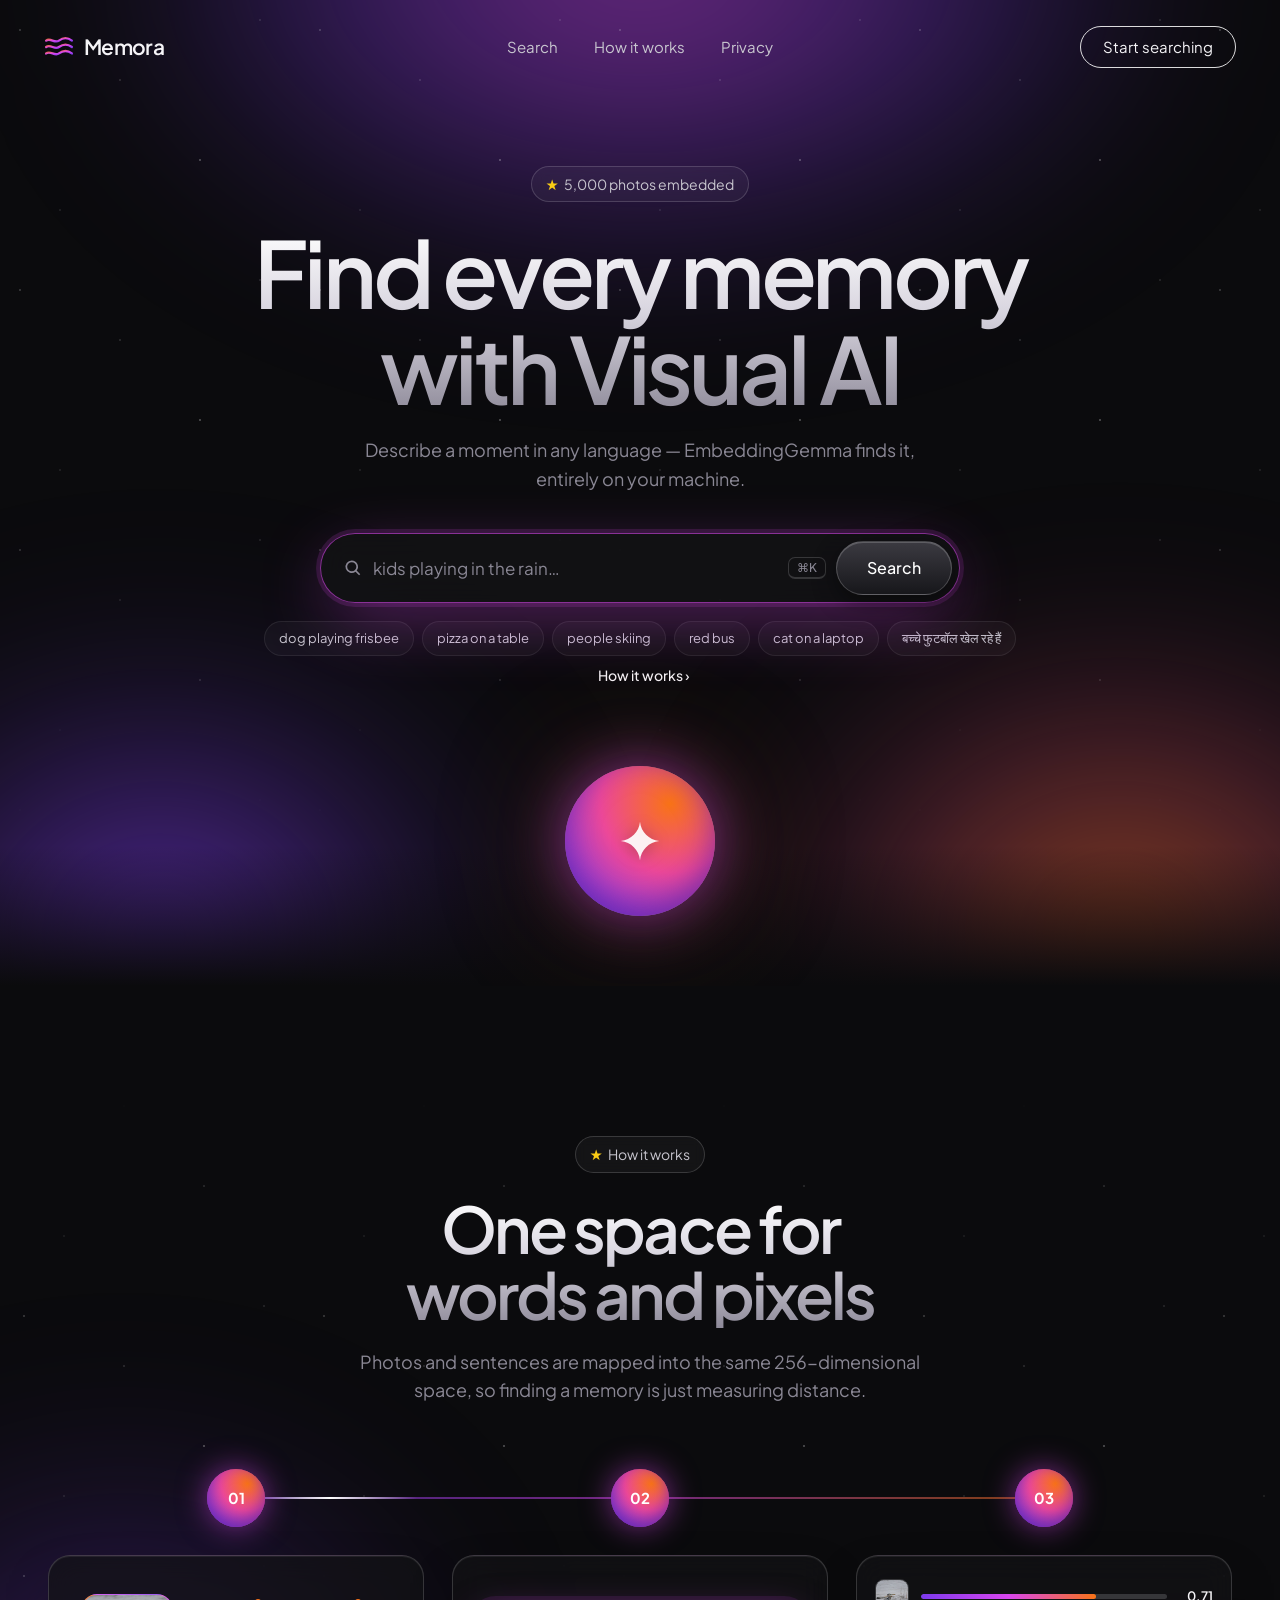
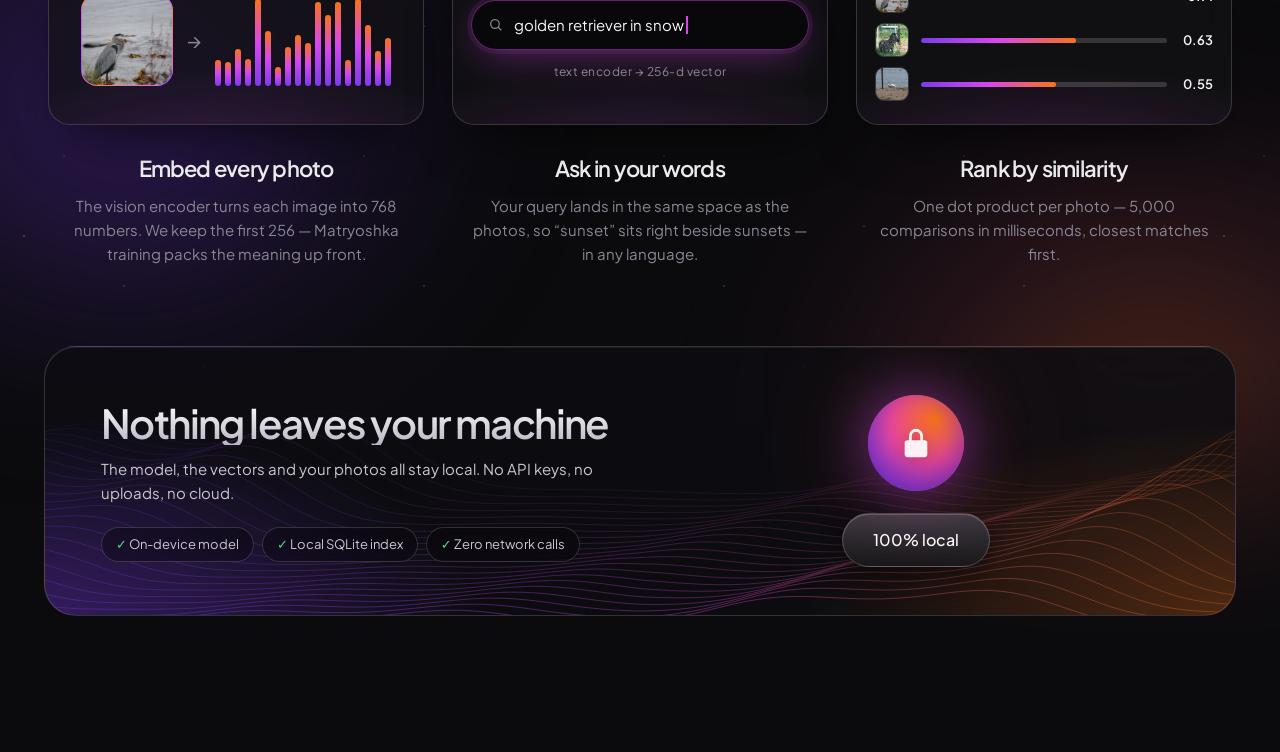
<file: portfolio/prototype/index.html>
<!doctype html>
<html lang="en">
<head>
  <meta charset="utf-8">
  <meta name="viewport" content="width=device-width, initial-scale=1">
  <title>Memora</title>
  <link rel="preconnect" href="https://fonts.googleapis.com">
  <link rel="preconnect" href="https://fonts.gstatic.com" crossorigin>
  <link href="https://fonts.googleapis.com/css2?family=Plus+Jakarta+Sans:wght@400;500;600;700&display=swap" rel="stylesheet">
  <link rel="stylesheet" href="assets/style.css">
  
  <script src="assets/waves.js" defer></script>
</head>
<body class="">
  
<section class="stage">
  <div class="stage-fx" aria-hidden="true">
  <div class="glow glow-top"></div>
  <div class="glow glow-left"></div>
  <div class="glow glow-right"></div>
  <div class="stars"></div>
  <canvas class="waves"></canvas>
</div>

  <nav class="nav">
    <a href="index.html" class="brand"><svg class="logo" width="30" height="26" viewBox="0 0 28 24" aria-hidden="true" fill="none" stroke-width="2.2" stroke-linecap="round">
  <defs>
    <linearGradient id="logo-grad" x1="0" y1="0" x2="1" y2="1">
      <stop offset="0" stop-color="#f97316"/>
      <stop offset=".5" stop-color="#d946ef"/>
      <stop offset="1" stop-color="#7c3aed"/>
    </linearGradient>
  </defs>
  <g stroke="url(#logo-grad)">
    <path d="M2 6c4-3 8 3 12 0s8-3 12 0"/>
    <path d="M2 12c4-3 8 3 12 0s8-3 12 0"/>
    <path d="M2 18c4-3 8 3 12 0s8-3 12 0"/>
  </g>
</svg><span>Memora</span></a>
    <div class="nav-links">
      <a href="#search">Search</a>
      <a href="#how">How it works</a>
      <a href="#privacy">Privacy</a>
    </div>
    <div class="nav-end">
      <a href="#search" class="btn-outline" data-focus-search>Start searching</a>
    </div>
  </nav>

  <header class="hero" id="search">
    <p class="badge"><span aria-hidden="true">★</span> 5,000 photos embedded</p>
    <h1>Find every memory<br>with Visual AI</h1>
    <p class="lead">Describe a moment in any language — EmbeddingGemma finds it, entirely on your machine.</p>

    <form action="index.html" method="get" class="palette">
      <div class="palette-box">
        <svg class="palette-icon" width="20" height="20" viewBox="0 0 24 24" aria-hidden="true">
          <path d="M10.5 3a7.5 7.5 0 0 1 5.9 12.1l4.3 4.3-1.4 1.4-4.3-4.3A7.5 7.5 0 1 1 10.5 3Zm0 2a5.5 5.5 0 1 0 0 11 5.5 5.5 0 0 0 0-11Z"/>
        </svg>
        <input type="search" name="q" value="" autofocus autocomplete="off"
               placeholder="kids playing in the rain…" aria-label="Search photos">
        <kbd class="kbd">⌘K</kbd>
        <button type="submit" class="btn-glass">Search</button>
      </div>
      <div class="scan" aria-hidden="true"></div>
    </form>

    <div class="chips">
      
        <button type="button" class="chip" data-q="dog playing frisbee">dog playing frisbee</button>
      
        <button type="button" class="chip" data-q="pizza on a table">pizza on a table</button>
      
        <button type="button" class="chip" data-q="people skiing">people skiing</button>
      
        <button type="button" class="chip" data-q="red bus">red bus</button>
      
        <button type="button" class="chip" data-q="cat on a laptop">cat on a laptop</button>
      
        <button type="button" class="chip" data-q="बच्चे फुटबॉल खेल रहे हैं">बच्चे फुटबॉल खेल रहे हैं</button>
      
      <a href="#how" class="learn">How it works <span aria-hidden="true">›</span></a>
    </div>
  </header>

  <button type="button" class="orb" aria-label="Focus search"><span class="orb-rings" aria-hidden="true"><span></span><span></span><span></span></span>
<span class="orb-core">
  <svg width="46" height="46" viewBox="0 0 24 24" aria-hidden="true">
    <path d="M12 2c.5 5.3 4.7 9.5 10 10-5.3.5-9.5 4.7-10 10-.5-5.3-4.7-9.5-10-10 5.3-.5 9.5-4.7 10-10Z"/>
  </svg>
</span></button>
</section>

<main class="container">
  <section id="results">
    
<div class="masonry">
  
</div>
  </section>

  <section class="how" id="how">
    <div class="how-fx" aria-hidden="true">
      <div class="glow glow-left"></div>
      <div class="glow glow-right"></div>
      <div class="stars"></div>
    </div>

    <header class="how-head">
      <p class="badge"><span aria-hidden="true">★</span> How it works</p>
      <h2>One space for<br>words and pixels</h2>
      <p class="lead">Photos and sentences are mapped into the same 256-dimensional space, so finding a memory is just measuring distance.</p>
    </header>

    <div class="pipeline">
      <div class="rail" aria-hidden="true"><span class="rail-beam"></span></div>

      <article class="step">
        <span class="node"><span class="orb-rings"><span></span><span></span></span><span class="node-core">01</span></span>
        <div class="viz viz-embed" aria-hidden="true">
          <img src="img/1882.jpg" alt="">
          <span class="viz-arrow">→</span>
          <span class="bars"><span style="--h: 28%; --d: 0ms"></span><span style="--h: 26%; --d: 90ms"></span><span style="--h: 40%; --d: 180ms"></span><span style="--h: 30%; --d: 270ms"></span><span style="--h: 95%; --d: 360ms"></span><span style="--h: 60%; --d: 450ms"></span><span style="--h: 21%; --d: 540ms"></span><span style="--h: 43%; --d: 630ms"></span><span style="--h: 56%; --d: 720ms"></span><span style="--h: 47%; --d: 810ms"></span><span style="--h: 91%; --d: 900ms"></span><span style="--h: 77%; --d: 990ms"></span><span style="--h: 91%; --d: 1080ms"></span><span style="--h: 29%; --d: 1170ms"></span><span style="--h: 95%; --d: 1260ms"></span><span style="--h: 66%; --d: 1350ms"></span><span style="--h: 38%; --d: 1440ms"></span><span style="--h: 52%; --d: 1530ms"></span></span>
        </div>
        <h3>Embed every photo</h3>
        <p>The vision encoder turns each image into 768 numbers. We keep the first 256 — Matryoshka training packs the meaning up front.</p>
      </article>

      <article class="step">
        <span class="node"><span class="orb-rings"><span></span><span></span></span><span class="node-core">02</span></span>
        <div class="viz viz-ask" aria-hidden="true">
          <div class="mini-pill">
            <svg width="16" height="16" viewBox="0 0 24 24"><path d="M10.5 3a7.5 7.5 0 0 1 5.9 12.1l4.3 4.3-1.4 1.4-4.3-4.3A7.5 7.5 0 1 1 10.5 3Zm0 2a5.5 5.5 0 1 0 0 11 5.5 5.5 0 0 0 0-11Z"/></svg>
            <span class="typed"></span><span class="caret"></span>
          </div>
          <span class="viz-caption">text encoder → 256-d vector</span>
        </div>
        <h3>Ask in your words</h3>
        <p>Your query lands in the same space as the photos, so “sunset” sits right beside sunsets — in any language.</p>
      </article>

      <article class="step">
        <span class="node"><span class="orb-rings"><span></span><span></span></span><span class="node-core">03</span></span>
        <div class="viz viz-rank" aria-hidden="true">
          
            
            <div class="rank-row">
              <img src="img/1882.jpg" alt="">
              <div class="meter"><span style="--w: 71.0%"></span></div>
              <span class="rank-score">0.71</span>
            </div>
          
            
            <div class="rank-row">
              <img src="img/2545.jpg" alt="">
              <div class="meter"><span style="--w: 63.0%"></span></div>
              <span class="rank-score">0.63</span>
            </div>
          
            
            <div class="rank-row">
              <img src="img/2404.jpg" alt="">
              <div class="meter"><span style="--w: 55.00000000000001%"></span></div>
              <span class="rank-score">0.55</span>
            </div>
          
        </div>
        <h3>Rank by similarity</h3>
        <p>One dot product per photo — 5,000 comparisons in milliseconds, closest matches first.</p>
      </article>
    </div>

    <article class="privacy" id="privacy">
      <canvas class="waves" data-lines="22" data-calm aria-hidden="true"></canvas>
      <div class="privacy-copy">
        <h3>Nothing leaves your machine</h3>
        <p>The model, the vectors and your photos all stay local. No API keys, no uploads, no cloud.</p>
        <ul class="privacy-list">
          <li>On-device model</li>
          <li>Local SQLite index</li>
          <li>Zero network calls</li>
        </ul>
      </div>
      <div class="privacy-badge">
        <span class="orb orb-mini" aria-hidden="true">
          <span class="orb-rings"><span></span><span></span><span></span></span>
          <span class="orb-core">
            <svg width="34" height="34" viewBox="0 0 24 24"><path d="M12 2a5 5 0 0 0-5 5v3H6a2 2 0 0 0-2 2v8a2 2 0 0 0 2 2h12a2 2 0 0 0 2-2v-8a2 2 0 0 0-2-2h-1V7a5 5 0 0 0-5-5Zm-3 8V7a3 3 0 1 1 6 0v3H9Z"/></svg>
          </span>
        </span>
        <span class="btn-glass pill-static">100% local</span>
      </div>
    </article>
  </section>
</main>

<dialog id="lightbox">
  <form method="dialog"><button class="lightbox-close" aria-label="Close">×</button></form>
  <img alt="">
  <div class="lightbox-meta">
    <span>Similarity</span>
    <div class="meter"><span></span></div>
    <span class="lightbox-score"></span>
  </div>
</dialog>

<script>
  const form = document.querySelector("form.palette");
  const focusSearch = () => { form.q.focus(); form.q.select(); };

  document.querySelectorAll(".chip").forEach((chip) =>
    chip.addEventListener("click", () => {
      form.q.value = chip.dataset.q;
      form.requestSubmit();
    })
  );
  document.querySelector("[data-focus-search]").addEventListener("click", (e) => {
    e.preventDefault();
    form.scrollIntoView({ behavior: "smooth", block: "center" });
    focusSearch();
  });
  document.querySelector(".orb").addEventListener("click", () => {
    form.scrollIntoView({ behavior: "smooth", block: "center" });
    focusSearch();
  });
  document.addEventListener("keydown", (e) => {
    if ((e.metaKey || e.ctrlKey) && e.key.toLowerCase() === "k") {
      e.preventDefault();
      focusSearch();
    }
  });

  const box = document.getElementById("lightbox");
  document.addEventListener("click", (e) => {
    const card = e.target.closest(".card");
    if (!card || e.metaKey || e.ctrlKey) return;
    e.preventDefault();
    const score = parseFloat(card.dataset.score);
    box.querySelector("img").src = card.href;
    box.querySelector(".lightbox-score").textContent = score.toFixed(2);
    box.querySelector(".meter span").style.width = Math.max(0, Math.min(1, score)) * 100 + "%";
    box.showModal();
  });
  box.addEventListener("click", (e) => { if (e.target === box) box.close(); });

  // "Ask" step: type a few example queries on a loop.
  const typed = document.querySelector(".viz-ask .typed");
  const phrases = ["golden retriever in snow", "मेरी बहन की शादी", "street food at night", "plage au coucher du soleil"];
  let p = 0, i = 0, back = false;
  (function tick() {
    const word = [...phrases[p]];
    typed.textContent = word.slice(0, i).join("");
    if (!back && i === word.length) { back = true; return setTimeout(tick, 1600); }
    if (back && i === 0) { back = false; p = (p + 1) % phrases.length; }
    i += back ? -1 : 1;
    setTimeout(tick, back ? 30 : 70);
  })();
</script>

<script src="assets/results.js"></script>
<script src="assets/proto.js"></script>
</body>
</html>
</file>
<file: portfolio/prototype/assets/style.css>
/* Memora — "Visual AI" stage: black canvas, purple → magenta → orange light,
   starfield, wireframe waves and a glowing orb. */
:root {
  --bg: #0b0b0d;
  --bg-2: #141417;
  --fg: #f5f4f7;
  --fg-2: #c8c6cf;
  --muted: #8a8794;
  --line: rgba(255, 255, 255, 0.08);
  --line-strong: rgba(255, 255, 255, 0.16);
  --purple: #7c3aed;
  --magenta: #d946ef;
  --pink: #ec4899;
  --orange: #f97316;
  --brand: linear-gradient(135deg, var(--orange), var(--magenta) 50%, var(--purple));
  --font: "Plus Jakarta Sans", system-ui, sans-serif;
  color-scheme: dark;
}

* { box-sizing: border-box; }
body {
  margin: 0;
  background: var(--bg);
  color: var(--fg);
  font: 15px/1.6 var(--font);
  -webkit-font-smoothing: antialiased;
}
/* full-bleed glow layers extend past the container; clip them without creating a scroll box */
html, body { overflow-x: clip; }
a { color: inherit; text-decoration: none; }
h1, h2, h3 { letter-spacing: -0.035em; }
.muted { color: var(--muted); }
code { padding: 1px 6px; border-radius: 6px; font-size: 0.9em; background: var(--line); }
:focus-visible { outline: 2px solid var(--magenta); outline-offset: 3px; border-radius: 8px; }
button { font: inherit; cursor: pointer; }

/* ---------- stage (hero canvas) ---------- */
.stage {
  position: relative;
  display: flex;
  flex-direction: column;
  min-height: 100vh;
  padding-bottom: 300px;
  overflow: hidden;
  isolation: isolate;
}
.stage-fx { position: absolute; inset: 0; z-index: -1; pointer-events: none; }
/* fade the stage into the page so the glow never ends in a hard edge */
.stage::after {
  content: "";
  position: absolute;
  inset: auto 0 0;
  height: 140px;
  z-index: -1;
  background: linear-gradient(transparent, var(--bg));
  pointer-events: none;
}
.glow { position: absolute; border-radius: 50%; filter: blur(90px); }
.glow-top {
  left: 50%;
  top: -340px;
  width: 1100px;
  height: 620px;
  translate: -50% 0;
  background: radial-gradient(closest-side, rgba(217, 70, 239, 0.55), rgba(124, 58, 237, 0.35) 55%, transparent);
  animation: breathe 8s ease-in-out infinite alternate;
}
.glow-left {
  left: -220px;
  bottom: -260px;
  width: 760px;
  height: 620px;
  background: radial-gradient(closest-side, rgba(124, 58, 237, 0.75), rgba(124, 58, 237, 0.2) 60%, transparent);
}
.glow-right {
  right: -220px;
  bottom: -260px;
  width: 760px;
  height: 620px;
  background: radial-gradient(closest-side, rgba(249, 115, 22, 0.6), rgba(236, 72, 153, 0.25) 60%, transparent);
}
@keyframes breathe { to { opacity: 0.75; scale: 1.06; } }
.stars {
  position: absolute;
  inset: 0;
  opacity: 0.55;
  background-image:
    radial-gradient(1px 1px at 20px 30px, #fff, transparent),
    radial-gradient(1px 1px at 120px 80px, rgba(255, 255, 255, 0.7), transparent),
    radial-gradient(1.5px 1.5px at 200px 160px, rgba(255, 255, 255, 0.8), transparent),
    radial-gradient(1px 1px at 60px 210px, rgba(255, 255, 255, 0.5), transparent),
    radial-gradient(1px 1px at 260px 20px, rgba(255, 255, 255, 0.6), transparent);
  background-size: 300px 260px;
  mask-image: linear-gradient(#000 50%, transparent 85%);
  animation: twinkle 6s ease-in-out infinite alternate;
}
@keyframes twinkle { to { opacity: 0.3; } }
.waves {
  position: absolute;
  left: 0;
  bottom: 0;
  width: 100%;
  height: 46%;
  mask-image: linear-gradient(transparent, #000 35%);
}

/* ---------- nav ---------- */
.nav {
  position: relative;
  z-index: 5;
  display: grid;
  grid-template-columns: 1fr auto 1fr;
  align-items: center;
  gap: 16px;
  width: 100%;
  max-width: 1240px;
  margin: 0 auto;
  padding: 26px 24px;
}
.brand { display: inline-flex; align-items: center; gap: 10px; font-size: 21px; font-weight: 600; letter-spacing: -0.03em; }
.logo { width: 30px; height: 26px; }
.nav-links { display: flex; gap: 36px; font-size: 15px; color: var(--fg-2); }
.nav-links a:hover { color: var(--fg); }
.nav-end { display: flex; justify-content: flex-end; }
.btn-outline {
  display: inline-block;
  padding: 8px 22px;
  border: 1.5px solid rgba(255, 255, 255, 0.85);
  border-radius: 999px;
  color: var(--fg);
  background: transparent;
  transition: background 0.2s, color 0.2s;
}
.btn-outline:hover { color: #111; background: #fff; }
@media (max-width: 820px) {
  .nav { grid-template-columns: 1fr auto; }
  .nav-links { display: none; }
}

/* ---------- hero ---------- */
.hero { position: relative; z-index: 2; max-width: 860px; margin: 0 auto; padding: 72px 20px 0; text-align: center; }
.badge {
  display: inline-flex;
  align-items: center;
  gap: 6px;
  margin: 0;
  padding: 6px 14px;
  border: 1px solid var(--line-strong);
  border-radius: 999px;
  font-size: 14px;
  color: var(--fg-2);
  background: rgba(255, 255, 255, 0.04);
  backdrop-filter: blur(6px);
}
.badge span { color: #facc15; }
.hero h1 {
  margin: 22px 0 0;
  font-weight: 600;
  line-height: 1.04;
  letter-spacing: -0.045em;
  background: linear-gradient(180deg, #ffffff 0%, #d9d6e0 45%, #8e8a99 100%);
  -webkit-background-clip: text;
  background-clip: text;
  color: transparent;
}
.hero h1 { font-size: clamp(44px, 7.4vw, 92px); }
.lead { max-width: 560px; margin: 20px auto 0; font-size: 18px; color: var(--muted); }

/* ---------- search palette ---------- */
.palette { position: relative; max-width: 640px; margin: 40px auto 0; }
.palette-box {
  display: flex;
  align-items: center;
  gap: 10px;
  padding: 7px 7px 7px 22px;
  border: 1px solid var(--line-strong);
  border-radius: 999px;
  background: rgba(20, 20, 24, 0.7);
  backdrop-filter: blur(14px);
  box-shadow: 0 20px 60px -10px rgba(0, 0, 0, 0.6), inset 0 1px 0 rgba(255, 255, 255, 0.06);
  transition: border-color 0.25s, box-shadow 0.25s;
}
.palette-box:focus-within {
  border-color: rgba(217, 70, 239, 0.6);
  box-shadow: 0 0 0 4px rgba(217, 70, 239, 0.15), 0 20px 70px -10px rgba(217, 70, 239, 0.45);
}
.palette-icon { width: 20px; height: 20px; flex: none; fill: var(--muted); }
.palette input {
  flex: 1;
  min-width: 0;
  padding: 12px 0;
  border: 0;
  outline: 0;
  font: inherit;
  font-size: 17px;
  color: var(--fg);
  background: transparent;
}
.palette input::placeholder { color: var(--muted); }
.kbd {
  padding: 2px 8px;
  border: 1px solid var(--line-strong);
  border-bottom-width: 2px;
  border-radius: 7px;
  font: 500 12px var(--font);
  color: var(--muted);
}
.btn-glass {
  padding: 13px 30px;
  border: 1px solid rgba(255, 255, 255, 0.2);
  border-radius: 999px;
  font-size: 16px;
  font-weight: 500;
  color: #fff;
  background: linear-gradient(180deg, #3b3a41, #17171b);
  box-shadow: inset 0 1px 0 rgba(255, 255, 255, 0.18), 0 8px 24px rgba(0, 0, 0, 0.45);
  transition: box-shadow 0.25s, transform 0.15s;
}
.btn-glass:hover { box-shadow: inset 0 1px 0 rgba(255, 255, 255, 0.25), 0 0 0 4px rgba(217, 70, 239, 0.18), 0 10px 34px rgba(217, 70, 239, 0.35); }
.btn-glass:active { transform: translateY(1px); }
.btn-block { width: 100%; }
@media (max-width: 560px) { .kbd { display: none; } .btn-glass { padding: 12px 18px; } }
.scan { position: absolute; left: 40px; right: 40px; bottom: -1px; height: 2px; overflow: hidden; opacity: 0; transition: opacity 0.2s; }
.scan::after { content: ""; display: block; width: 35%; height: 100%; background: linear-gradient(90deg, transparent, var(--magenta), var(--orange), transparent); animation: sweep 0.9s ease-in-out infinite; }
.palette.htmx-request .scan { opacity: 1; }
@keyframes sweep { from { translate: -100% 0; } to { translate: 300% 0; } }

.chips { display: flex; flex-wrap: wrap; justify-content: center; align-items: center; gap: 8px; margin-top: 18px; }
.chip {
  padding: 6px 14px;
  border: 1px solid var(--line);
  border-radius: 999px;
  font-size: 13px;
  color: var(--fg-2);
  background: rgba(255, 255, 255, 0.03);
  transition: border-color 0.2s, color 0.2s, background 0.2s;
}
.chip:hover { color: #fff; border-color: rgba(217, 70, 239, 0.5); background: rgba(217, 70, 239, 0.08); }
.learn { margin-left: 8px; font-size: 14px; font-weight: 500; color: var(--fg); }
.learn:hover { color: var(--magenta); }

/* ---------- orb ---------- */
.orb {
  position: absolute;
  left: 50%;
  bottom: 70px;
  z-index: 3;
  display: grid;
  place-items: center;
  --size: 150px;
  width: var(--size);
  height: var(--size);
  padding: 0;
  border: 0;
  translate: -50% 0;
  background: none;
}
.orb-core {
  position: relative;
  display: grid;
  place-items: center;
  width: var(--size);
  height: var(--size);
  border-radius: 50%;
  background: radial-gradient(circle at 70% 25%, var(--orange), var(--pink) 45%, var(--purple) 90%);
  box-shadow: 0 0 60px rgba(217, 70, 239, 0.55), 0 0 140px rgba(249, 115, 22, 0.25), inset 0 -10px 30px rgba(76, 29, 149, 0.6);
  transition: transform 0.3s, box-shadow 0.3s;
}
.orb-core svg { width: 46px; height: 46px; fill: rgba(255, 255, 255, 0.92); filter: drop-shadow(0 2px 8px rgba(0, 0, 0, 0.25)); }
button.orb:hover .orb-core { transform: scale(1.05); box-shadow: 0 0 80px rgba(217, 70, 239, 0.75), 0 0 160px rgba(249, 115, 22, 0.35), inset 0 -10px 30px rgba(76, 29, 149, 0.6); }
.orb-rings span {
  position: absolute;
  inset: 0;
  border: 1px solid rgba(255, 255, 255, 0.16);
  border-radius: 50%;
  animation: ripple 4.5s ease-out infinite;
}
.orb-rings span:nth-child(2) { animation-delay: -1.5s; }
.orb-rings span:nth-child(3) { animation-delay: -3s; }
@keyframes ripple { from { scale: 1; opacity: 0.9; } to { scale: 2.1; opacity: 0; } }

/* once results arrive, the stage compacts and the gallery takes over */
body:has(#results .card) .stage { min-height: 0; padding-bottom: 72px; }
body:has(#results .card) .hero { padding-top: 28px; }
body:has(#results .card) .hero .lead,
body:has(#results .card) .orb { display: none; }
body:has(#results .card) .waves { height: 70%; opacity: 0.45; }
body:has(#results .card) .how { display: none; }

/* ---------- results ---------- */
.container { max-width: 1240px; margin: 0 auto; padding: 0 24px 96px; }
.results-head {
  display: flex;
  flex-wrap: wrap;
  justify-content: space-between;
  align-items: baseline;
  gap: 8px;
  margin: 8px 0 18px;
  padding-bottom: 14px;
  border-bottom: 1px solid var(--line);
}
.results-head p { margin: 0; color: var(--fg-2); }
.results-head strong { color: var(--fg); font-weight: 600; }
.empty { margin: 32px 0; text-align: center; color: var(--muted); }
.masonry { columns: 4 250px; column-gap: 14px; }
.card {
  position: relative;
  display: block;
  margin-bottom: 14px;
  break-inside: avoid;
  overflow: hidden;
  border-radius: 18px;
  border: 1px solid var(--line);
  background: var(--bg-2);
  animation: rise 0.5s both cubic-bezier(0.2, 0.8, 0.2, 1);
  animation-delay: calc(var(--i) * 35ms);
  transition: box-shadow 0.3s, border-color 0.3s;
}
.card:hover { border-color: rgba(217, 70, 239, 0.45); box-shadow: 0 18px 50px -12px rgba(217, 70, 239, 0.45); }
.card img { display: block; width: 100%; height: auto; transition: transform 0.6s cubic-bezier(0.2, 0.8, 0.2, 1); }
.card:hover img { transform: scale(1.04); }
.card-overlay {
  position: absolute;
  inset: auto 0 0 0;
  display: flex;
  justify-content: space-between;
  align-items: center;
  padding: 32px 12px 12px;
  font-size: 13px;
  font-weight: 600;
  color: #fff;
  background: linear-gradient(transparent, rgba(0, 0, 0, 0.7));
  opacity: 0;
  translate: 0 6px;
  transition: opacity 0.25s, translate 0.25s;
}
.card:hover .card-overlay, .card:focus-visible .card-overlay { opacity: 1; translate: 0 0; }
.score { padding: 3px 10px; border-radius: 999px; background: var(--brand); }
@keyframes rise { from { opacity: 0; translate: 0 18px; filter: blur(6px); } }

/* ---------- how it works ---------- */
.how { position: relative; isolation: isolate; margin-top: 40px; padding: 110px 0 40px; }
.how-fx {
  position: absolute;
  inset: 0 -50vw;
  z-index: -1;
  pointer-events: none;
  overflow: hidden;
  mask-image: linear-gradient(transparent, #000 18%, #000 75%, transparent);
}
.how-fx .glow-left { left: calc(50vw - 300px); top: 30%; bottom: auto; opacity: 0.55; }
.how-fx .glow-right { right: calc(50vw - 300px); top: 55%; bottom: auto; opacity: 0.5; }
.how-fx .stars { mask-image: linear-gradient(transparent, #000 20%, #000 70%, transparent); }
.how-head { max-width: 640px; margin: 0 auto 64px; text-align: center; }
.how-head h2 {
  margin: 22px 0 0;
  font-size: clamp(36px, 5.4vw, 64px);
  font-weight: 600;
  line-height: 1.04;
  letter-spacing: -0.045em;
  background: linear-gradient(180deg, #ffffff 0%, #d9d6e0 45%, #8e8a99 100%);
  -webkit-background-clip: text;
  background-clip: text;
  color: transparent;
}

/* three steps joined by a glowing rail */
.pipeline { position: relative; display: grid; grid-template-columns: repeat(3, 1fr); gap: 20px; }
.rail {
  position: absolute;
  top: 28px;
  left: calc(100% / 6);
  right: calc(100% / 6);
  height: 2px;
  overflow: hidden;
  background: linear-gradient(90deg, rgba(124, 58, 237, 0.5), rgba(217, 70, 239, 0.5), rgba(249, 115, 22, 0.5));
}
.rail-beam {
  position: absolute;
  inset: 0 auto 0 0;
  width: 22%;
  background: linear-gradient(90deg, transparent, #fff, transparent);
  animation: beam 3.2s ease-in-out infinite;
}
@keyframes beam { from { translate: -100% 0; } to { translate: 480% 0; } }
.step {
  position: relative;
  display: flex;
  flex-direction: column;
  align-items: center;
  padding: 0 4px;
  text-align: center;
}
.node { position: relative; display: grid; place-items: center; width: 58px; height: 58px; margin-bottom: 28px; }
.node .orb-rings span { border-color: rgba(217, 70, 239, 0.35); }
.node-core {
  position: relative;
  display: grid;
  place-items: center;
  width: 58px;
  height: 58px;
  border-radius: 50%;
  font-weight: 700;
  font-size: 15px;
  color: #fff;
  background: radial-gradient(circle at 70% 25%, var(--orange), var(--pink) 45%, var(--purple) 90%);
  box-shadow: 0 0 30px rgba(217, 70, 239, 0.55), inset 0 -6px 16px rgba(76, 29, 149, 0.6);
}
.step h3 { margin: 26px 0 8px; font-size: 22px; font-weight: 600; }
.step p { max-width: 340px; margin: 0; color: var(--muted); }

/* glass "screens" that illustrate each step */
.viz {
  position: relative;
  display: flex;
  align-items: center;
  justify-content: center;
  gap: 14px;
  width: 100%;
  height: 170px;
  padding: 18px;
  border-radius: 22px;
  border: 1px solid var(--line-strong);
  background:
    radial-gradient(120% 90% at 50% 120%, rgba(217, 70, 239, 0.16), transparent 60%),
    rgba(18, 18, 22, 0.72);
  backdrop-filter: blur(14px);
  box-shadow: inset 0 1px 0 rgba(255, 255, 255, 0.07), 0 24px 60px -24px rgba(0, 0, 0, 0.8);
  overflow: hidden;
  transition: border-color 0.3s, box-shadow 0.3s, translate 0.3s;
}
.step:hover .viz {
  translate: 0 -4px;
  border-color: rgba(217, 70, 239, 0.45);
  box-shadow: inset 0 1px 0 rgba(255, 255, 255, 0.1), 0 30px 70px -20px rgba(217, 70, 239, 0.45);
}
.viz-embed img, .viz-photo {
  width: 92px;
  height: 92px;
  flex: none;
  border-radius: 16px;
  object-fit: cover;
  border: 1px solid var(--line-strong);
  background: var(--brand);
}
.viz-arrow { color: var(--muted); font-size: 20px; }
.bars { display: flex; align-items: flex-end; gap: 4px; height: 92px; }
.bars span {
  width: 6px;
  height: var(--h);
  border-radius: 3px;
  background: linear-gradient(180deg, var(--orange), var(--magenta), var(--purple));
  animation: bar 2.4s ease-in-out infinite alternate;
  animation-delay: var(--d);
}
@keyframes bar { to { height: calc(var(--h) * 0.35); } }
.viz-ask { flex-direction: column; gap: 12px; }
.mini-pill {
  display: flex;
  align-items: center;
  gap: 10px;
  width: 100%;
  padding: 12px 16px;
  border: 1px solid rgba(217, 70, 239, 0.45);
  border-radius: 999px;
  background: rgba(0, 0, 0, 0.45);
  box-shadow: 0 0 0 4px rgba(217, 70, 239, 0.1), 0 10px 40px -10px rgba(217, 70, 239, 0.5);
  font-size: 15px;
  text-align: left;
  white-space: nowrap;
  overflow: hidden;
}
.mini-pill svg { width: 16px; height: 16px; flex: none; fill: var(--muted); }
.caret { width: 2px; height: 18px; margin-left: -8px; background: var(--magenta); animation: blink 1s steps(1) infinite; }
@keyframes blink { 50% { opacity: 0; } }
.viz-caption { font-size: 12px; letter-spacing: 0.04em; color: var(--muted); }
.viz-rank { flex-direction: column; align-items: stretch; gap: 10px; }
.rank-row { display: flex; align-items: center; gap: 12px; }
.rank-row img { width: 34px; height: 34px; flex: none; border-radius: 9px; object-fit: cover; border: 1px solid var(--line-strong); }
.rank-row .meter span { width: var(--w); animation: fill 2.8s cubic-bezier(0.2, 0.8, 0.2, 1) infinite; }
.rank-row:nth-child(2) .meter span { animation-delay: 0.15s; }
.rank-row:nth-child(3) .meter span { animation-delay: 0.3s; }
@keyframes fill { 0% { width: 0; } 45%, 100% { width: var(--w); } }
.rank-score { width: 34px; font-size: 13px; font-weight: 600; text-align: right; }

/* privacy band: waves + mini orb, like the hero */
.privacy {
  position: relative;
  display: flex;
  flex-wrap: wrap;
  justify-content: space-between;
  align-items: center;
  gap: 32px;
  margin-top: 80px;
  padding: 48px 56px;
  border: 1px solid var(--line-strong);
  border-radius: 32px;
  background:
    radial-gradient(60% 120% at 0% 100%, rgba(124, 58, 237, 0.35), transparent 60%),
    radial-gradient(60% 120% at 100% 100%, rgba(249, 115, 22, 0.28), transparent 60%),
    rgba(14, 14, 18, 0.85);
  box-shadow: inset 0 1px 0 rgba(255, 255, 255, 0.07);
  overflow: hidden;
  isolation: isolate;
}
.privacy .waves { position: absolute; inset: auto 0 0; width: 100%; height: 100%; z-index: -1; opacity: 0.7; }
.privacy-copy { max-width: 520px; }
.privacy h3 {
  margin: 0;
  font-size: clamp(28px, 3.4vw, 40px);
  font-weight: 600;
  line-height: 1.1;
  letter-spacing: -0.04em;
  background: linear-gradient(180deg, #fff, #b9b5c4);
  -webkit-background-clip: text;
  background-clip: text;
  color: transparent;
}
.privacy p { margin: 12px 0 0; color: var(--fg-2); }
.privacy-list { display: flex; flex-wrap: wrap; gap: 8px; margin: 22px 0 0; padding: 0; list-style: none; }
.privacy-list li {
  padding: 6px 14px;
  border: 1px solid var(--line-strong);
  border-radius: 999px;
  font-size: 13px;
  color: var(--fg-2);
  background: rgba(0, 0, 0, 0.35);
  backdrop-filter: blur(6px);
}
.privacy-list li::before { content: "✓ "; color: #4ade80; }
.privacy-badge { display: flex; flex-direction: column; align-items: center; gap: 22px; margin: 0 auto; }
.orb-mini { position: relative; left: auto; bottom: auto; --size: 96px; translate: none; }
.orb-mini .orb-core svg { width: 34px; height: 34px; }
.pill-static { cursor: default; }

@media (max-width: 860px) {
  .pipeline { grid-template-columns: 1fr; gap: 48px; }
  .rail { display: none; }
  .privacy { padding: 36px 24px; }
}

/* ---------- lightbox ---------- */
#lightbox {
  max-width: min(92vw, 1100px);
  padding: 0;
  border: 1px solid var(--line-strong);
  border-radius: 22px;
  background: var(--bg-2);
  color: var(--fg);
  box-shadow: 0 30px 100px -20px rgba(217, 70, 239, 0.45);
  overflow: hidden;
}
#lightbox[open] { animation: pop 0.25s cubic-bezier(0.2, 0.8, 0.2, 1); }
@keyframes pop { from { opacity: 0; scale: 0.96; } }
#lightbox::backdrop { background: rgba(5, 5, 8, 0.82); backdrop-filter: blur(8px); }
#lightbox img { display: block; max-width: 100%; max-height: 78vh; margin: 0 auto; }
.lightbox-meta { display: flex; align-items: center; gap: 14px; padding: 14px 20px; border-top: 1px solid var(--line); font-size: 14px; color: var(--muted); }
.lightbox-score { font-weight: 600; color: var(--fg); }
.lightbox-close {
  position: absolute;
  top: 12px;
  right: 12px;
  width: 36px;
  height: 36px;
  border: 1px solid rgba(255, 255, 255, 0.2);
  border-radius: 50%;
  font-size: 20px;
  line-height: 1;
  color: #fff;
  background: rgba(0, 0, 0, 0.5);
  backdrop-filter: blur(6px);
}
.meter { flex: 1; height: 5px; border-radius: 5px; background: var(--line-strong); overflow: hidden; }
.meter span { display: block; height: 100%; border-radius: inherit; background: linear-gradient(90deg, var(--purple), var(--magenta), var(--orange)); transition: width 0.6s cubic-bezier(0.2, 0.8, 0.2, 1); }

@media (prefers-reduced-motion: reduce) {
  *, *::before, *::after { animation: none !important; transition: none !important; }
}
</file>
